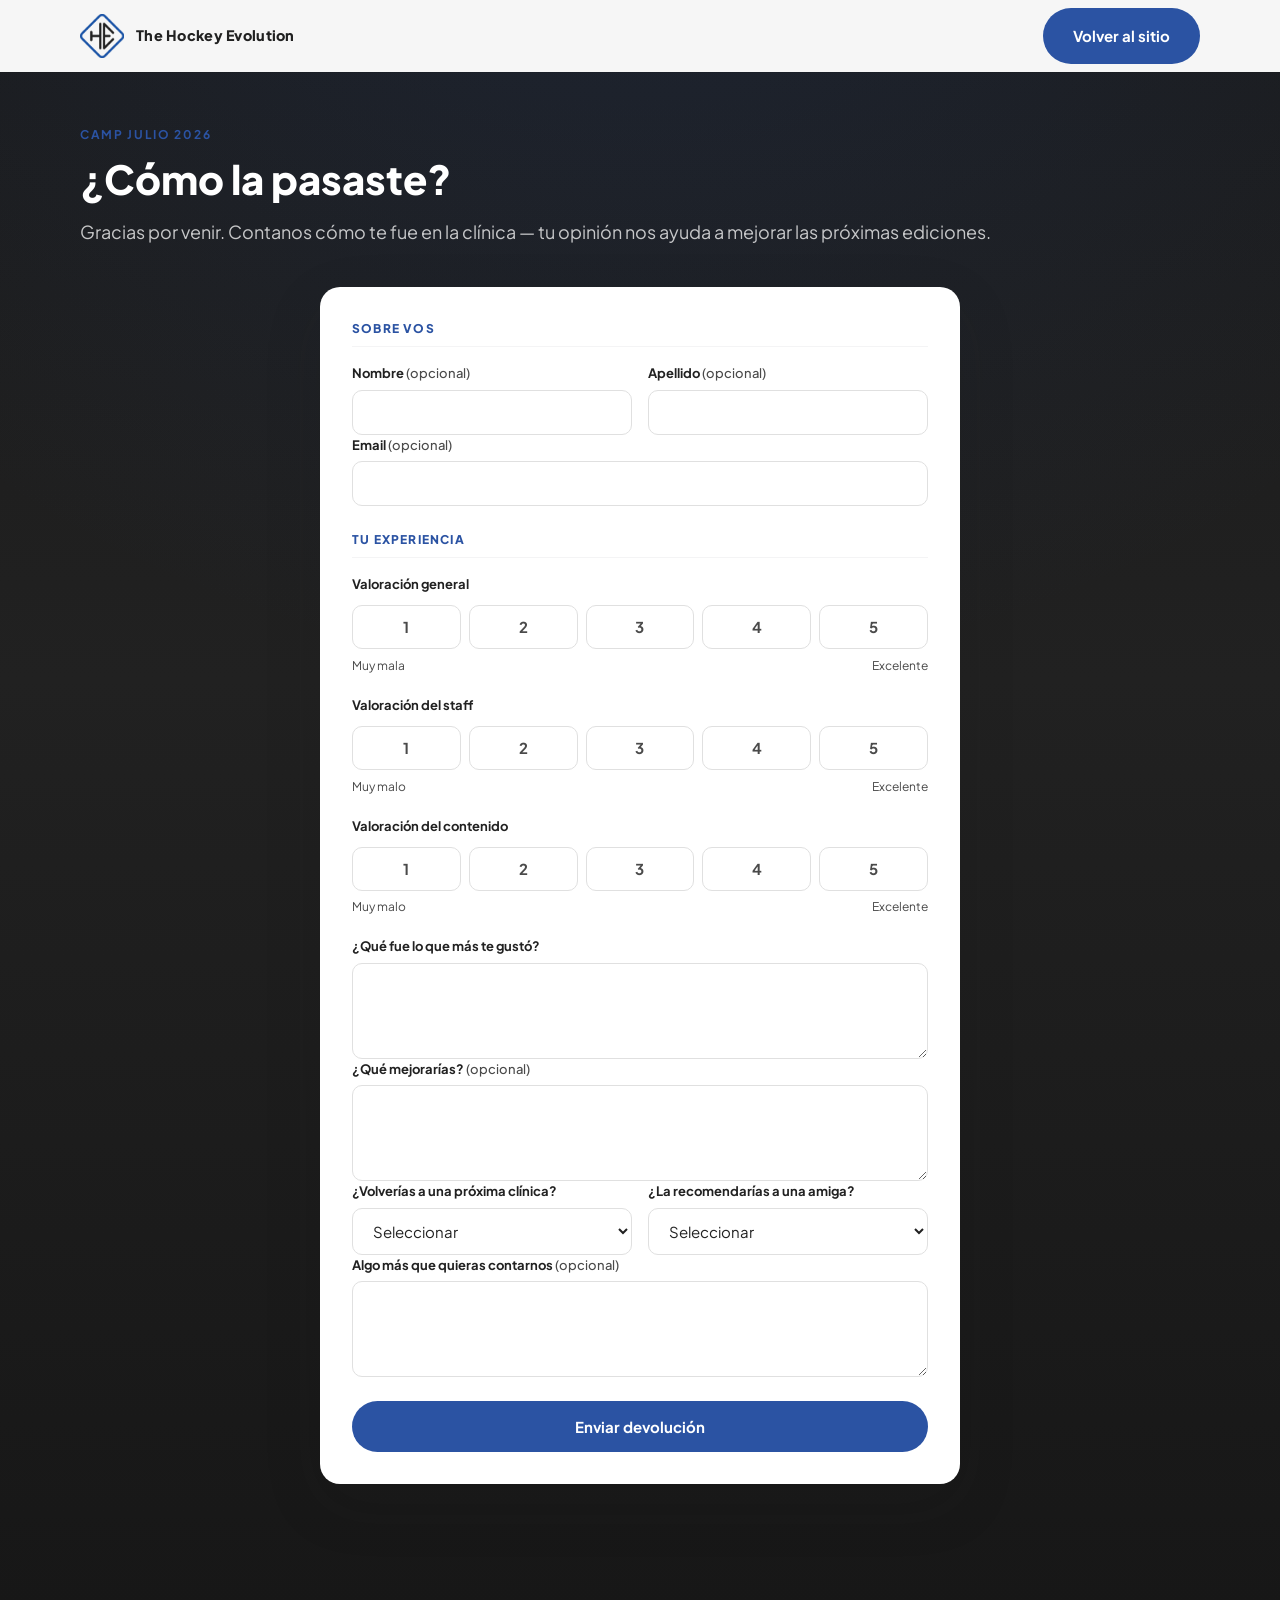
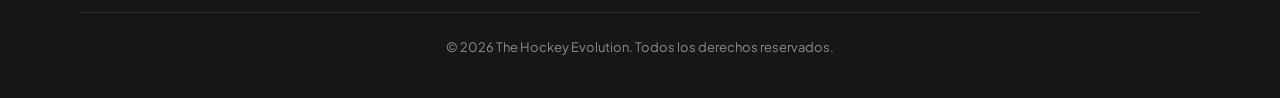
<file: devolucion.html>
<!DOCTYPE html>
<html lang="es">
  <head>
    <meta charset="UTF-8" />
    <meta name="viewport" content="width=device-width, initial-scale=1.0" />
    <meta
      name="description"
      content="Dejanos tu devolución del Camp The Hockey Evolution. Tu feedback nos ayuda a seguir mejorando."
    />
    <meta name="robots" content="noindex" />
    <title>Devolución — The Hockey Evolution</title>
    <link rel="preconnect" href="https://fonts.googleapis.com" />
    <link rel="preconnect" href="https://fonts.gstatic.com" crossorigin />
    <link
      href="https://fonts.googleapis.com/css2?family=Plus+Jakarta+Sans:wght@500;600;700;800&display=swap"
      rel="stylesheet"
    />
    <link rel="stylesheet" href="css/styles.css" />
  </head>
  <body class="page-feedback">
    <header class="nav nav--scrolled" id="nav">
      <div class="container nav__inner">
        <a href="index.html" class="nav__brand">
          <span class="nav__logo">
            <img
              id="nav-logo"
              src="images/logo-dark.png"
              alt=""
              width="44"
              height="44"
            />
          </span>
          <span>The Hockey Evolution</span>
        </a>
        <a href="index.html" class="btn btn--primary nav__cta">Volver al sitio</a>
      </div>
    </header>

    <main class="section inscripcion feedback">
      <div class="container">
        <div class="reveal reveal--visible">
          <span class="section__eyebrow">Camp Julio 2026</span>
          <h1 class="section__title">¿Cómo la pasaste?</h1>
          <p class="section__lead">
            Gracias por venir. Contanos cómo te fue en la clínica — tu opinión
            nos ayuda a mejorar las próximas ediciones.
          </p>
        </div>

        <div class="form-layout form-layout--single">
          <form
            class="inscripcion-form reveal reveal--visible"
            id="devolucion-form"
            novalidate
          >
            <p class="form-group-title">Sobre vos</p>

            <div class="form-row form-row--2">
              <div class="form-field form-field--optional">
                <label for="jugadorNombre">Nombre</label>
                <input
                  type="text"
                  id="jugadorNombre"
                  name="jugadorNombre"
                  autocomplete="given-name"
                />
              </div>
              <div class="form-field form-field--optional">
                <label for="jugadorApellido">Apellido</label>
                <input
                  type="text"
                  id="jugadorApellido"
                  name="jugadorApellido"
                  autocomplete="family-name"
                />
              </div>
            </div>

            <div class="form-field form-field--optional">
              <label for="email">Email</label>
              <input
                type="email"
                id="email"
                name="email"
                autocomplete="email"
              />
            </div>

            <p class="form-group-title">Tu experiencia</p>

            <fieldset class="form-rating">
              <legend>Valoración general</legend>
              <div class="form-rating__options" role="radiogroup">
                <label class="form-rating__option">
                  <input type="radio" name="valoracionGeneral" value="1" required />
                  <span>1</span>
                </label>
                <label class="form-rating__option">
                  <input type="radio" name="valoracionGeneral" value="2" />
                  <span>2</span>
                </label>
                <label class="form-rating__option">
                  <input type="radio" name="valoracionGeneral" value="3" />
                  <span>3</span>
                </label>
                <label class="form-rating__option">
                  <input type="radio" name="valoracionGeneral" value="4" />
                  <span>4</span>
                </label>
                <label class="form-rating__option">
                  <input type="radio" name="valoracionGeneral" value="5" />
                  <span>5</span>
                </label>
              </div>
              <div class="form-rating__hints">
                <span>Muy mala</span>
                <span>Excelente</span>
              </div>
            </fieldset>

            <fieldset class="form-rating">
              <legend>Valoración del staff</legend>
              <div class="form-rating__options" role="radiogroup">
                <label class="form-rating__option">
                  <input type="radio" name="valoracionStaff" value="1" required />
                  <span>1</span>
                </label>
                <label class="form-rating__option">
                  <input type="radio" name="valoracionStaff" value="2" />
                  <span>2</span>
                </label>
                <label class="form-rating__option">
                  <input type="radio" name="valoracionStaff" value="3" />
                  <span>3</span>
                </label>
                <label class="form-rating__option">
                  <input type="radio" name="valoracionStaff" value="4" />
                  <span>4</span>
                </label>
                <label class="form-rating__option">
                  <input type="radio" name="valoracionStaff" value="5" />
                  <span>5</span>
                </label>
              </div>
              <div class="form-rating__hints">
                <span>Muy malo</span>
                <span>Excelente</span>
              </div>
            </fieldset>

            <fieldset class="form-rating">
              <legend>Valoración del contenido</legend>
              <div class="form-rating__options" role="radiogroup">
                <label class="form-rating__option">
                  <input type="radio" name="valoracionContenido" value="1" required />
                  <span>1</span>
                </label>
                <label class="form-rating__option">
                  <input type="radio" name="valoracionContenido" value="2" />
                  <span>2</span>
                </label>
                <label class="form-rating__option">
                  <input type="radio" name="valoracionContenido" value="3" />
                  <span>3</span>
                </label>
                <label class="form-rating__option">
                  <input type="radio" name="valoracionContenido" value="4" />
                  <span>4</span>
                </label>
                <label class="form-rating__option">
                  <input type="radio" name="valoracionContenido" value="5" />
                  <span>5</span>
                </label>
              </div>
              <div class="form-rating__hints">
                <span>Muy malo</span>
                <span>Excelente</span>
              </div>
            </fieldset>

            <div class="form-field">
              <label for="loMejor">¿Qué fue lo que más te gustó?</label>
              <textarea id="loMejor" name="loMejor" required></textarea>
            </div>

            <div class="form-field form-field--optional">
              <label for="aMejorar">¿Qué mejorarías?</label>
              <textarea id="aMejorar" name="aMejorar"></textarea>
            </div>

            <div class="form-row form-row--2">
              <div class="form-field">
                <label for="volveria">¿Volverías a una próxima clínica?</label>
                <select id="volveria" name="volveria" required>
                  <option value="">Seleccionar</option>
                  <option value="Sí">Sí</option>
                  <option value="Tal vez">Tal vez</option>
                  <option value="No">No</option>
                </select>
              </div>
              <div class="form-field">
                <label for="recomendaria">¿La recomendarías a una amiga?</label>
                <select id="recomendaria" name="recomendaria" required>
                  <option value="">Seleccionar</option>
                  <option value="Sí">Sí</option>
                  <option value="Tal vez">Tal vez</option>
                  <option value="No">No</option>
                </select>
              </div>
            </div>

            <div class="form-field form-field--optional">
              <label for="comentarios">Algo más que quieras contarnos</label>
              <textarea id="comentarios" name="comentarios"></textarea>
            </div>

            <button type="submit" class="btn btn--primary">Enviar devolución</button>

            <p class="form-status" id="form-status" hidden role="status"></p>
          </form>
        </div>
      </div>
    </main>

    <footer class="footer">
      <div class="container">
        <p class="footer__bottom">
          © <span id="year"></span> The Hockey Evolution. Todos los derechos
          reservados.
        </p>
      </div>
    </footer>

    <script src="js/config.js"></script>
    <script src="js/feedback.js"></script>
  </body>
</html>
</file>
<file: css/styles.css>
/* ── Variables ── */
:root {
  --blue: #2b53a3;
  --blue-dark: #1e3d7a;
  --blue-light: #3d6bc4;
  --gray: #212121;
  --gray-mid: #4a4a4a;
  --gray-light: #f4f4f5;
  --white: #ffffff;
  --stripe: rgba(43, 83, 163, 0.04);

  --font: "Plus Jakarta Sans", system-ui, sans-serif;
  --radius: 12px;
  --radius-lg: 20px;
  --shadow: 0 8px 32px rgba(33, 33, 33, 0.08);
  --shadow-lg: 0 20px 60px rgba(33, 33, 33, 0.12);
  --nav-h: 72px;
  --max-w: 1120px;
  --transition: 0.25s ease;
}

/* ── Reset ── */
*,
*::before,
*::after {
  box-sizing: border-box;
  margin: 0;
  padding: 0;
}

html {
  scroll-behavior: smooth;
  scroll-padding-top: var(--nav-h);
}

body {
  font-family: var(--font);
  font-size: 1rem;
  line-height: 1.6;
  color: var(--gray);
  background: var(--white);
  -webkit-font-smoothing: antialiased;
}

img {
  max-width: 100%;
  display: block;
}

a {
  color: inherit;
  text-decoration: none;
}

ul {
  list-style: none;
}

/* ── Utilities ── */
.container {
  width: min(100% - 2rem, var(--max-w));
  margin-inline: auto;
}

.section {
  padding: 5rem 0;
}

.section--alt {
  background: var(--gray-light);
  background-image: repeating-linear-gradient(
    -45deg,
    transparent,
    transparent 12px,
    var(--stripe) 12px,
    var(--stripe) 24px
  );
}

.section__eyebrow {
  display: inline-block;
  font-size: 0.75rem;
  font-weight: 700;
  letter-spacing: 0.14em;
  text-transform: uppercase;
  color: var(--blue);
  margin-bottom: 0.75rem;
}

.section__title {
  font-size: clamp(1.75rem, 4vw, 2.5rem);
  font-weight: 800;
  line-height: 1.15;
  color: var(--gray);
  margin-bottom: 1rem;
}

.section__title span {
  color: var(--blue);
}

.section__lead {
  font-size: 1.125rem;
  color: var(--gray-mid);
  max-width: none;
}

.section__lead a {
  color: var(--blue);
  font-weight: 700;
}

.section__lead a:hover {
  text-decoration: underline;
}

.reveal {
  opacity: 0;
  transform: translateY(36px);
  transition:
    opacity 0.75s cubic-bezier(0.22, 1, 0.36, 1),
    transform 0.75s cubic-bezier(0.22, 1, 0.36, 1);
  will-change: opacity, transform;
}

.reveal--left {
  transform: translateX(-40px);
}

.reveal--right {
  transform: translateX(40px);
}

.reveal--scale {
  transform: scale(0.94);
}

.reveal--visible {
  opacity: 1;
  transform: none;
}

.reveal.reveal-stagger {
  opacity: 1;
  transform: none;
}

.reveal-stagger > * {
  opacity: 0;
  transform: translateY(28px);
  transition:
    opacity 0.6s cubic-bezier(0.22, 1, 0.36, 1),
    transform 0.6s cubic-bezier(0.22, 1, 0.36, 1);
}

.reveal-stagger.reveal--visible > * {
  opacity: 1;
  transform: none;
}

.reveal-stagger.reveal--visible > *:nth-child(1) { transition-delay: 0.05s; }
.reveal-stagger.reveal--visible > *:nth-child(2) { transition-delay: 0.12s; }
.reveal-stagger.reveal--visible > *:nth-child(3) { transition-delay: 0.19s; }
.reveal-stagger.reveal--visible > *:nth-child(4) { transition-delay: 0.26s; }
.reveal-stagger.reveal--visible > *:nth-child(5) { transition-delay: 0.33s; }
.reveal-stagger.reveal--visible > *:nth-child(6) { transition-delay: 0.4s; }

@media (prefers-reduced-motion: reduce) {
  .reveal,
  .reveal-stagger > * {
    opacity: 1;
    transform: none;
    transition: none;
    will-change: auto;
  }
}

/* ── Buttons ── */
.btn {
  display: inline-flex;
  align-items: center;
  justify-content: center;
  gap: 0.5rem;
  padding: 0.875rem 1.75rem;
  font-family: var(--font);
  font-size: 0.9375rem;
  font-weight: 700;
  border-radius: 999px;
  border: 2px solid transparent;
  cursor: pointer;
  transition: background var(--transition), color var(--transition),
    border-color var(--transition), transform var(--transition);
}

.btn:hover {
  transform: translateY(-1px);
}

.btn--primary {
  background: var(--blue);
  color: var(--white);
}

.btn--primary:hover {
  background: var(--blue-dark);
}

.btn--outline {
  background: transparent;
  color: var(--white);
  border-color: rgba(255, 255, 255, 0.5);
}

.btn--outline:hover {
  background: rgba(255, 255, 255, 0.1);
  border-color: var(--white);
}

.whatsapp-link {
  display: inline-flex;
  align-items: center;
  gap: 0.5rem;
}

.whatsapp-link__icon {
  width: 1.25rem;
  height: 1.25rem;
  flex-shrink: 0;
}

.btn.whatsapp-link {
  gap: 0.625rem;
}

.btn--dark {
  background: var(--gray);
  color: var(--white);
}

.btn--dark:hover {
  background: #000;
}

/* ── Nav ── */
.nav {
  position: fixed;
  inset: 0 0 auto;
  z-index: 100;
  height: var(--nav-h);
  display: flex;
  align-items: center;
  transition: background var(--transition), box-shadow var(--transition);
}

.nav--scrolled {
  background: rgba(255, 255, 255, 0.92);
  backdrop-filter: blur(12px);
  box-shadow: 0 1px 0 rgba(33, 33, 33, 0.06);
}

.nav__inner {
  display: flex;
  align-items: center;
  justify-content: space-between;
  gap: 1.5rem;
}

.nav__brand {
  display: flex;
  align-items: center;
  gap: 0.75rem;
  font-weight: 800;
  font-size: 0.9rem;
  letter-spacing: 0.02em;
  color: var(--white);
}

.nav--scrolled .nav__brand {
  color: var(--gray);
}

.nav__logo {
  width: 44px;
  height: 44px;
  flex-shrink: 0;
}

.nav__logo img {
  width: 44px;
  height: 44px;
  object-fit: contain;
}

.nav__links {
  display: none;
  align-items: center;
  gap: 2rem;
}

.nav__link {
  font-size: 0.875rem;
  font-weight: 600;
  color: rgba(255, 255, 255, 0.9);
  transition: color var(--transition);
}

.nav--scrolled .nav__link {
  color: var(--gray-mid);
}

.nav__link:hover {
  color: var(--blue);
}

.nav__cta {
  display: none;
}

.nav__toggle {
  display: flex;
  flex-direction: column;
  gap: 5px;
  background: none;
  border: none;
  cursor: pointer;
  padding: 4px;
}

.nav__toggle span {
  display: block;
  width: 22px;
  height: 2px;
  background: var(--white);
  border-radius: 2px;
  transition: background var(--transition);
}

.nav--scrolled .nav__toggle span {
  background: var(--gray);
}

.nav--open .nav__links {
  display: flex;
  flex-direction: column;
  position: absolute;
  top: var(--nav-h);
  left: 0;
  right: 0;
  background: var(--white);
  padding: 1.5rem 1rem 2rem;
  gap: 1.25rem;
  box-shadow: var(--shadow);
}

.nav--open .nav__link {
  color: var(--gray);
  font-size: 1rem;
}

@media (min-width: 768px) {
  .nav__links {
    display: flex;
  }

  .nav__cta {
    display: inline-flex;
  }

  .nav__toggle {
    display: none;
  }
}

/* ── Hero ── */
.hero {
  position: relative;
  min-height: 100svh;
  display: flex;
  align-items: center;
  padding: calc(var(--nav-h) + 3rem) 0 4rem;
  background: var(--gray);
  color: var(--white);
  overflow: hidden;
}

.hero__bg {
  position: absolute;
  inset: 0;
  background: linear-gradient(160deg, var(--gray) 0%, #2a2a2a 65%, var(--blue-dark) 100%);
}

.hero__content {
  position: relative;
  z-index: 1;
  max-width: 640px;
}

.hero__badge {
  display: inline-flex;
  align-items: center;
  gap: 0.5rem;
  padding: 0.4rem 1rem;
  background: rgba(43, 83, 163, 0.35);
  border: 1px solid rgba(255, 255, 255, 0.15);
  border-radius: 999px;
  font-size: 0.75rem;
  font-weight: 700;
  letter-spacing: 0.1em;
  text-transform: uppercase;
  margin-bottom: 1.5rem;
}

.hero__badge-dot {
  width: 6px;
  height: 6px;
  border-radius: 50%;
  background: var(--blue-light);
  animation: pulse 2s infinite;
}

@keyframes pulse {
  0%,
  100% {
    opacity: 1;
  }
  50% {
    opacity: 0.4;
  }
}

.hero__title {
  font-size: clamp(2.5rem, 7vw, 4.25rem);
  font-weight: 800;
  line-height: 1.05;
  letter-spacing: -0.02em;
  margin-bottom: 0.5rem;
}

.hero__title .accent {
  color: var(--blue-light);
}

.hero__camp {
  font-size: clamp(1.25rem, 3vw, 1.75rem);
  font-weight: 700;
  letter-spacing: 0.35em;
  text-transform: uppercase;
  margin-bottom: 1.25rem;
  opacity: 0.9;
}

.hero__camp::before,
.hero__camp::after {
  content: "—";
  margin: 0 0.5rem;
  opacity: 0.4;
}

.hero__slogan {
  font-size: clamp(1rem, 2.5vw, 1.25rem);
  font-weight: 500;
  color: rgba(255, 255, 255, 0.85);
  margin-bottom: 2rem;
  max-width: none;
}

.hero__slogan em {
  font-style: normal;
  color: var(--blue-light);
  font-weight: 700;
}

.hero__meta {
  display: flex;
  flex-wrap: wrap;
  gap: 1rem 2rem;
  margin-bottom: 2.5rem;
}

.hero__meta-item {
  display: flex;
  align-items: center;
  gap: 0.6rem;
  font-size: 0.9375rem;
  font-weight: 600;
}

.hero__meta-icon {
  width: 36px;
  height: 36px;
  display: flex;
  align-items: center;
  justify-content: center;
  background: rgba(43, 83, 163, 0.4);
  border-radius: 10px;
  flex-shrink: 0;
}

.hero__meta-icon svg {
  width: 18px;
  height: 18px;
  stroke: var(--white);
}

.hero__actions {
  display: flex;
  flex-wrap: wrap;
  gap: 1rem;
}

.hero__badge--alert {
  background: #f5c518;
  border-color: #e0b000;
  color: #1a1a1a;
}

.hero__badge--alert .hero__badge-dot {
  background: #1a1a1a;
}

/* ── Date notice ── */
.date-notice {
  background: #f5c518;
  color: #1a1a1a;
  padding: 2.75rem 0;
  position: relative;
  overflow: hidden;
}

.date-notice::before {
  content: "";
  position: absolute;
  inset: 0;
  background: linear-gradient(
    135deg,
    #f0b800 0%,
    #f5c518 45%,
    #ffd84d 100%
  );
  opacity: 1;
}

.date-notice__inner {
  position: relative;
  z-index: 1;
  max-width: 42rem;
}

.date-notice__label {
  font-size: 0.75rem;
  font-weight: 700;
  letter-spacing: 0.14em;
  text-transform: uppercase;
  margin-bottom: 0.75rem;
  color: #5c4500;
}

.date-notice__title {
  font-size: clamp(1.35rem, 3.5vw, 1.85rem);
  font-weight: 800;
  line-height: 1.2;
  margin-bottom: 1rem;
  color: #1a1a1a;
}

.date-notice__title span {
  color: var(--blue-dark);
}

.date-notice__text {
  font-size: 1rem;
  line-height: 1.65;
  color: #2a2a2a;
  max-width: 48ch;
}

.date-notice__text strong {
  color: #1a1a1a;
  font-weight: 700;
}

/* ── About ── */
.about__grid {
  display: grid;
  gap: 3rem;
  margin-top: 2.5rem;
}

@media (min-width: 768px) {
  .about__grid {
    grid-template-columns: 1fr 1fr;
    align-items: start;
  }
}

.about__text p + p {
  margin-top: 1rem;
  color: var(--gray-mid);
}

.page-camp .about__grid {
  grid-template-columns: 1fr;
  max-width: none;
}

.page-camp .about__text {
  max-width: none;
}

.pillars {
  display: grid;
  gap: 1rem;
}

.pillar {
  padding: 1.25rem 1.5rem;
  background: var(--white);
  border-radius: var(--radius);
  border-left: 4px solid var(--blue);
  box-shadow: var(--shadow);
}

.pillar h3 {
  font-size: 0.9375rem;
  font-weight: 800;
  color: var(--gray);
  margin-bottom: 0.35rem;
}

.pillar p {
  font-size: 0.875rem;
  color: var(--gray-mid);
}

/* ── Staff ── */
.staff-showcase {
  margin-top: 2.5rem;
}

.staff-showcase__photo {
  line-height: 0;
}

.staff-showcase__photo img {
  width: 100%;
  height: auto;
  display: block;
}

.staff-showcase__names {
  display: grid;
  grid-template-columns: repeat(4, 1fr);
  gap: 1rem;
  padding: 0.5rem 0.25rem 0;
  text-align: center;
}

.staff-showcase__name {
  font-size: clamp(0.8125rem, 2vw, 1rem);
  font-weight: 800;
  color: var(--blue);
  margin-bottom: 0.35rem;
}

.staff-showcase__role {
  font-size: clamp(0.6875rem, 1.5vw, 0.8125rem);
  font-weight: 600;
  color: var(--gray-mid);
  line-height: 1.35;
  max-width: 22ch;
  margin-inline: auto;
}

@media (max-width: 640px) {
  .staff-showcase__names {
    grid-template-columns: repeat(2, 1fr);
    gap: 1.25rem 0.75rem;
    padding-top: 1rem;
  }
}

.page-camp .staff-showcase {
  max-width: 720px;
  margin-inline: auto;
}

.page-camp .staff-showcase__photo {
  overflow: hidden;
  border-radius: var(--radius-lg);
  box-shadow: var(--shadow);
}

/* ── Details ── */
.details__grid {
  display: grid;
  gap: 2rem;
  margin-top: 2.5rem;
}

@media (min-width: 768px) {
  .details__grid {
    grid-template-columns: 1fr 1.2fr;
    align-items: start;
  }
}

.details__cards {
  display: grid;
  gap: 1rem;
}

.detail-card {
  display: flex;
  gap: 1rem;
  padding: 1.25rem;
  background: var(--white);
  border-radius: var(--radius);
  box-shadow: var(--shadow);
}

.detail-card__icon {
  width: 44px;
  height: 44px;
  flex-shrink: 0;
  display: flex;
  align-items: center;
  justify-content: center;
  background: var(--blue);
  border-radius: 10px;
}

.detail-card__icon svg {
  width: 20px;
  height: 20px;
  stroke: var(--white);
}

.detail-card h3 {
  font-size: 0.8125rem;
  font-weight: 700;
  text-transform: uppercase;
  letter-spacing: 0.06em;
  color: var(--blue);
  margin-bottom: 0.2rem;
}

.detail-card p {
  font-size: 0.9375rem;
  font-weight: 600;
  color: var(--gray);
}

.map-wrap {
  border-radius: var(--radius-lg);
  overflow: hidden;
  box-shadow: var(--shadow-lg);
  min-height: 320px;
}

.map-wrap iframe {
  width: 100%;
  height: 100%;
  min-height: 320px;
  border: 0;
}

/* ── Form ── */
.inscripcion {
  background: var(--gray);
  color: var(--white);
}

.inscripcion .section__title {
  color: var(--white);
}

.inscripcion .section__lead {
  color: rgba(255, 255, 255, 0.75);
}

.form-layout {
  display: grid;
  gap: 2.5rem;
  margin-top: 2.5rem;
}

@media (min-width: 768px) {
  .form-layout {
    grid-template-columns: 1fr 1.4fr;
    align-items: start;
  }
}

.form-aside h3 {
  font-size: 1.25rem;
  font-weight: 800;
  margin-bottom: 1rem;
}

.form-aside ul {
  display: grid;
  gap: 0.75rem;
}

.form-aside li {
  display: flex;
  gap: 0.75rem;
  font-size: 0.9375rem;
  color: rgba(255, 255, 255, 0.8);
}

.form-aside li::before {
  content: "✓";
  color: var(--blue-light);
  font-weight: 800;
  flex-shrink: 0;
}

.form-aside__contact {
  margin-top: 2rem;
  padding-top: 2rem;
  border-top: 1px solid rgba(255, 255, 255, 0.12);
}

.form-aside__contact p {
  font-size: 0.875rem;
  color: rgba(255, 255, 255, 0.65);
  margin-bottom: 0.5rem;
}

.form-aside__contact a {
  color: var(--blue-light);
  font-weight: 600;
}

.form-aside__contact a:hover {
  text-decoration: underline;
}

.inscripcion-form {
  background: var(--white);
  color: var(--gray);
  border-radius: var(--radius-lg);
  padding: 2rem;
  box-shadow: var(--shadow-lg);
}

.form-group-title {
  font-size: 0.75rem;
  font-weight: 800;
  letter-spacing: 0.1em;
  text-transform: uppercase;
  color: var(--blue);
  margin: 1.5rem 0 1rem;
  padding-bottom: 0.5rem;
  border-bottom: 1px solid var(--gray-light);
}

.form-group-title:first-child {
  margin-top: 0;
}

.form-row {
  display: grid;
  gap: 1rem;
}

@media (min-width: 480px) {
  .form-row--2 {
    grid-template-columns: 1fr 1fr;
  }
}

.form-field {
  display: flex;
  flex-direction: column;
  gap: 0.35rem;
}

.form-field label {
  font-size: 0.8125rem;
  font-weight: 700;
  color: var(--gray);
}

.form-field input,
.form-field select,
.form-field textarea {
  padding: 0.75rem 1rem;
  font-family: var(--font);
  font-size: 0.9375rem;
  border: 1.5px solid #e0e0e0;
  border-radius: 10px;
  background: var(--white);
  color: var(--gray);
  transition: border-color var(--transition);
}

.form-field input:focus,
.form-field select:focus,
.form-field textarea:focus {
  outline: none;
  border-color: var(--blue);
}

.form-field textarea {
  resize: vertical;
  min-height: 96px;
}

.form-field--optional label::after {
  content: " (opcional)";
  font-weight: 500;
  color: var(--gray-mid);
}

.form-checkbox {
  display: flex;
  align-items: flex-start;
  gap: 0.75rem;
  margin-top: 1.25rem;
  font-size: 0.8125rem;
  color: var(--gray-mid);
}

.form-checkbox input {
  margin-top: 3px;
  accent-color: var(--blue);
}

.inscripcion-form .btn {
  width: 100%;
  margin-top: 1.5rem;
}

.form-status {
  margin-top: 1rem;
  padding: 0.875rem 1rem;
  border-radius: 10px;
  font-size: 0.875rem;
  font-weight: 600;
}

.form-status--success {
  background: #e8f5e9;
  color: #2e7d32;
}

.form-status--error {
  background: #ffebee;
  color: #c62828;
}

/* ── Feedback / devolución ── */
.page-feedback {
  background:
    radial-gradient(ellipse 80% 50% at 50% -10%, rgba(43, 83, 163, 0.18), transparent),
    linear-gradient(180deg, #1a1a1a 0%, var(--gray) 40%, #161616 100%);
  min-height: 100vh;
}

.page-feedback .nav {
  position: sticky;
  background: rgba(255, 255, 255, 0.96);
  backdrop-filter: blur(12px);
  box-shadow: 0 1px 0 rgba(0, 0, 0, 0.06);
}

.page-feedback .feedback {
  padding-top: 3rem;
  padding-bottom: 4rem;
  background: transparent;
}

.form-layout--single {
  grid-template-columns: 1fr;
  max-width: 640px;
  margin-inline: auto;
}

.form-rating {
  border: none;
  margin: 0 0 1.25rem;
  padding: 0;
}

.form-rating legend {
  font-size: 0.8125rem;
  font-weight: 700;
  color: var(--gray);
  margin-bottom: 0.65rem;
}

.form-rating__options {
  display: flex;
  gap: 0.5rem;
}

.form-rating__option {
  flex: 1;
  cursor: pointer;
}

.form-rating__option input {
  position: absolute;
  opacity: 0;
  pointer-events: none;
}

.form-rating__option span {
  display: flex;
  align-items: center;
  justify-content: center;
  height: 2.75rem;
  border: 1.5px solid #e0e0e0;
  border-radius: 10px;
  font-weight: 700;
  font-size: 0.9375rem;
  color: var(--gray-mid);
  transition:
    border-color var(--transition),
    background var(--transition),
    color var(--transition);
}

.form-rating__option:hover span {
  border-color: var(--blue-light);
  color: var(--blue);
}

.form-rating__option input:checked + span {
  background: var(--blue);
  border-color: var(--blue);
  color: var(--white);
}

.form-rating__option input:focus-visible + span {
  outline: 2px solid var(--blue-light);
  outline-offset: 2px;
}

.form-rating__hints {
  display: flex;
  justify-content: space-between;
  margin-top: 0.4rem;
  font-size: 0.75rem;
  color: var(--gray-mid);
}

.page-feedback .footer {
  background: transparent;
  padding: 1.5rem 0 2.5rem;
}

.page-feedback .footer__bottom {
  border-top: 1px solid rgba(255, 255, 255, 0.1);
  padding-top: 1.5rem;
  color: rgba(255, 255, 255, 0.5);
}

/* ── Sponsors ── */
.sponsors__grid {
  display: grid;
  grid-template-columns: repeat(2, 1fr);
  gap: 1rem;
  margin-top: 2.5rem;
}

@media (min-width: 640px) {
  .sponsors__grid {
    grid-template-columns: repeat(4, 1fr);
  }
}

.sponsor-slot {
  aspect-ratio: 3 / 2;
  display: flex;
  align-items: center;
  justify-content: center;
  background: var(--white);
  border: 2px dashed #d0d0d0;
  border-radius: var(--radius);
  font-size: 0.8125rem;
  font-weight: 700;
  color: #aaa;
  letter-spacing: 0.05em;
}

.sponsors__cta {
  margin-top: 2rem;
  text-align: center;
  font-size: 0.9375rem;
  color: var(--gray-mid);
}

.sponsors__cta a {
  color: var(--blue);
  font-weight: 700;
}

.sponsors__cta a:hover {
  text-decoration: underline;
}

/* ── Camp teaser (home) ── */
.camp-teaser {
  display: grid;
  gap: 2rem;
  align-items: center;
}

@media (min-width: 768px) {
  .camp-teaser {
    grid-template-columns: 1.15fr 1fr;
    gap: 3rem;
  }
}

.camp-teaser__media {
  position: relative;
  overflow: hidden;
  border-radius: var(--radius-lg);
  box-shadow: var(--shadow-lg);
  line-height: 0;
}

.camp-teaser__media img {
  width: 100%;
  height: 100%;
  object-fit: cover;
  aspect-ratio: 4 / 3;
  transition: transform 0.6s ease;
}

.camp-teaser:hover .camp-teaser__media img {
  transform: scale(1.03);
}

.camp-teaser__body .section__title {
  margin-bottom: 0.75rem;
}

.camp-teaser__body .section__lead {
  margin-bottom: 1.25rem;
}

.camp-teaser__meta {
  display: flex;
  flex-wrap: wrap;
  gap: 0.5rem 1.25rem;
  margin-bottom: 1.75rem;
  font-size: 0.875rem;
  font-weight: 700;
  color: var(--blue);
}

.camp-teaser__meta span {
  position: relative;
}

.camp-teaser__meta span + span::before {
  content: "·";
  position: absolute;
  left: -0.8rem;
  color: var(--gray-mid);
  font-weight: 500;
}

/* ── Camp photo hero ── */
.hero--camp-photo {
  display: flex;
  flex-direction: column;
  justify-content: center;
  align-items: center;
  min-height: auto;
  padding: calc(var(--nav-h) + 2.5rem) 0 2.5rem;
  text-align: center;
}

.hero__content--camp {
  max-width: none;
  margin-bottom: 1.75rem;
}

.hero__title--camp {
  font-size: clamp(2.5rem, 8vw, 4.75rem);
  margin-bottom: 0.75rem;
  line-height: 1.05;
}

.hero--camp-photo .hero__camp {
  margin-bottom: 0;
  font-size: clamp(0.95rem, 2.2vw, 1.25rem);
  letter-spacing: 0.28em;
}

.hero--camp-photo .hero__group {
  width: min(92%, 680px);
  margin-inline: auto;
  line-height: 0;
}

.hero--camp-photo .hero__group img {
  width: 100%;
  height: auto;
  display: block;
  border-radius: var(--radius-lg);
  box-shadow: var(--shadow-lg);
}

@media (min-width: 768px) {
  .hero--camp-photo {
    padding: calc(var(--nav-h) + 3rem) 0 3rem;
  }

  .hero--camp-photo .hero__group {
    width: min(80%, 720px);
  }
}

.page-camp .hero__badge-dot {
  background: #7dd3a0;
}

.camp-moments {
  display: grid;
  grid-template-columns: 1fr;
  gap: 1.25rem;
  margin-top: 3rem;
}

@media (min-width: 640px) {
  .camp-moments {
    grid-template-columns: repeat(2, 1fr);
    gap: 1.5rem;
  }
}

@media (min-width: 960px) {
  .camp-moments {
    grid-template-columns: repeat(6, 1fr);
  }

  .camp-moments > .camp-moment:nth-child(-n + 3) {
    grid-column: span 2;
  }

  .camp-moments > .camp-moment:nth-child(n + 4) {
    grid-column: span 3;
  }
}

.camp-moment {
  margin: 0;
}

.camp-moment__media {
  overflow: hidden;
  border-radius: var(--radius-lg);
  line-height: 0;
  background: var(--gray-light);
  box-shadow: var(--shadow);
}

.camp-moment__media img {
  width: 100%;
  height: 100%;
  aspect-ratio: 4 / 3;
  object-fit: cover;
  transition: transform 0.5s ease;
}

.camp-moment:hover .camp-moment__media img {
  transform: scale(1.03);
}

.camp-moment h3 {
  margin-top: 0.85rem;
  font-size: 0.9375rem;
  font-weight: 800;
  color: var(--blue);
  letter-spacing: 0.01em;
}

@media (prefers-reduced-motion: reduce) {
  .camp-moment__media img {
    transition: none;
  }

  .camp-moment:hover .camp-moment__media img {
    transform: none;
  }
}

/* ── Gallery ── */
.gallery {
  display: grid;
  grid-template-columns: repeat(2, 1fr);
  gap: 0.75rem;
  margin-top: 2.5rem;
}

@media (min-width: 768px) {
  .gallery {
    grid-template-columns: repeat(4, 1fr);
    gap: 1rem;
  }
}

.gallery__item {
  position: relative;
  display: block;
  width: 100%;
  padding: 0;
  border: 0;
  border-radius: var(--radius);
  overflow: hidden;
  cursor: zoom-in;
  background: var(--gray);
  line-height: 0;
  aspect-ratio: 1;
}

.gallery__item img {
  width: 100%;
  height: 100%;
  object-fit: cover;
  transition: transform 0.45s ease;
}

.gallery__item:hover img,
.gallery__item:focus-visible img {
  transform: scale(1.05);
}

.gallery__item:focus-visible {
  outline: 3px solid var(--blue);
  outline-offset: 2px;
}

@media (min-width: 768px) {
  .gallery__item--wide {
    grid-column: span 2;
    aspect-ratio: 2 / 1;
  }

  .gallery__item--tall {
    grid-row: span 2;
    aspect-ratio: auto;
    height: 100%;
  }
}

.gallery__more {
  margin-top: 2rem;
  text-align: center;
  font-size: 0.9375rem;
  color: var(--gray-mid);
}

.gallery__more a {
  color: var(--blue);
  font-weight: 700;
}

.gallery__more a:hover {
  text-decoration: underline;
}

/* ── Camp CTA ── */
.camp-cta {
  background: var(--gray);
  color: var(--white);
  text-align: center;
}

.camp-cta .section__title {
  color: var(--white);
}

.camp-cta .section__lead {
  color: rgba(255, 255, 255, 0.75);
  margin-inline: auto;
  max-width: none;
}

.camp-cta__inner {
  max-width: var(--max-w);
  margin-inline: auto;
}

.camp-cta__actions {
  display: flex;
  flex-wrap: wrap;
  justify-content: center;
  gap: 1rem;
  margin-top: 2rem;
}

.camp-cta .btn--outline {
  border-color: rgba(255, 255, 255, 0.35);
  color: var(--white);
}

.camp-cta .btn--outline:hover {
  background: rgba(255, 255, 255, 0.1);
  border-color: var(--white);
}

/* ── Lightbox ── */
.lightbox {
  position: fixed;
  inset: 0;
  z-index: 2000;
  display: flex;
  align-items: center;
  justify-content: center;
  padding: 3.5rem 1rem 1.5rem;
  background: rgba(10, 12, 18, 0.92);
}

.lightbox[hidden] {
  display: none;
}

.lightbox__figure {
  max-width: min(1100px, 100%);
  max-height: 100%;
  margin: 0;
}

.lightbox__figure img {
  max-width: 100%;
  max-height: calc(100vh - 5rem);
  max-height: calc(100dvh - 5rem);
  object-fit: contain;
  border-radius: 8px;
  margin-inline: auto;
}

.lightbox__close,
.lightbox__nav {
  position: absolute;
  border: 0;
  background: rgba(255, 255, 255, 0.12);
  color: var(--white);
  cursor: pointer;
  transition: background var(--transition);
}

.lightbox__close:hover,
.lightbox__nav:hover {
  background: rgba(255, 255, 255, 0.22);
}

.lightbox__close {
  top: 1rem;
  right: 1rem;
  width: 44px;
  height: 44px;
  border-radius: 50%;
  font-size: 1.75rem;
  line-height: 1;
}

.lightbox__nav {
  top: 50%;
  transform: translateY(-50%);
  width: 48px;
  height: 48px;
  border-radius: 50%;
  font-size: 2rem;
  line-height: 1;
}

.lightbox__nav--prev {
  left: 0.75rem;
}

.lightbox__nav--next {
  right: 0.75rem;
}

@media (max-width: 640px) {
  .lightbox__nav {
    top: auto;
    bottom: 1rem;
    transform: none;
  }

  .lightbox__nav--prev {
    left: calc(50% - 60px);
  }

  .lightbox__nav--next {
    right: calc(50% - 60px);
  }
}

@media (prefers-reduced-motion: reduce) {
  .camp-teaser__media img,
  .gallery__item img {
    transition: none;
  }

  .camp-teaser:hover .camp-teaser__media img,
  .gallery__item:hover img,
  .gallery__item:focus-visible img {
    transform: none;
  }
}

/* ── Footer ── */
.footer {
  background: var(--gray);
  color: rgba(255, 255, 255, 0.7);
  padding: 3rem 0 2rem;
}

.footer__grid {
  display: grid;
  gap: 2rem;
}

@media (min-width: 768px) {
  .footer__grid {
    grid-template-columns: 1.5fr 1fr 1fr;
  }
}

.footer__brand {
  display: flex;
  align-items: center;
  gap: 0.75rem;
  margin-bottom: 0.75rem;
}

.footer__logo {
  width: 40px;
  height: 40px;
  flex-shrink: 0;
}

.footer__logo img {
  width: 40px;
  height: 40px;
  object-fit: contain;
}

.footer__name {
  font-weight: 800;
  color: var(--white);
  font-size: 0.9rem;
}

.footer__tagline {
  font-size: 0.875rem;
  max-width: 28ch;
}

.footer h4 {
  font-size: 0.75rem;
  font-weight: 800;
  letter-spacing: 0.1em;
  text-transform: uppercase;
  color: var(--white);
  margin-bottom: 1rem;
}

.footer__links {
  display: grid;
  gap: 0.5rem;
}

.footer__links a {
  font-size: 0.875rem;
  transition: color var(--transition);
}

.footer__links a:hover {
  color: var(--blue-light);
}

.footer__bottom {
  margin-top: 2.5rem;
  padding-top: 1.5rem;
  border-top: 1px solid rgba(255, 255, 255, 0.1);
  font-size: 0.8125rem;
  text-align: center;
}
</file>
